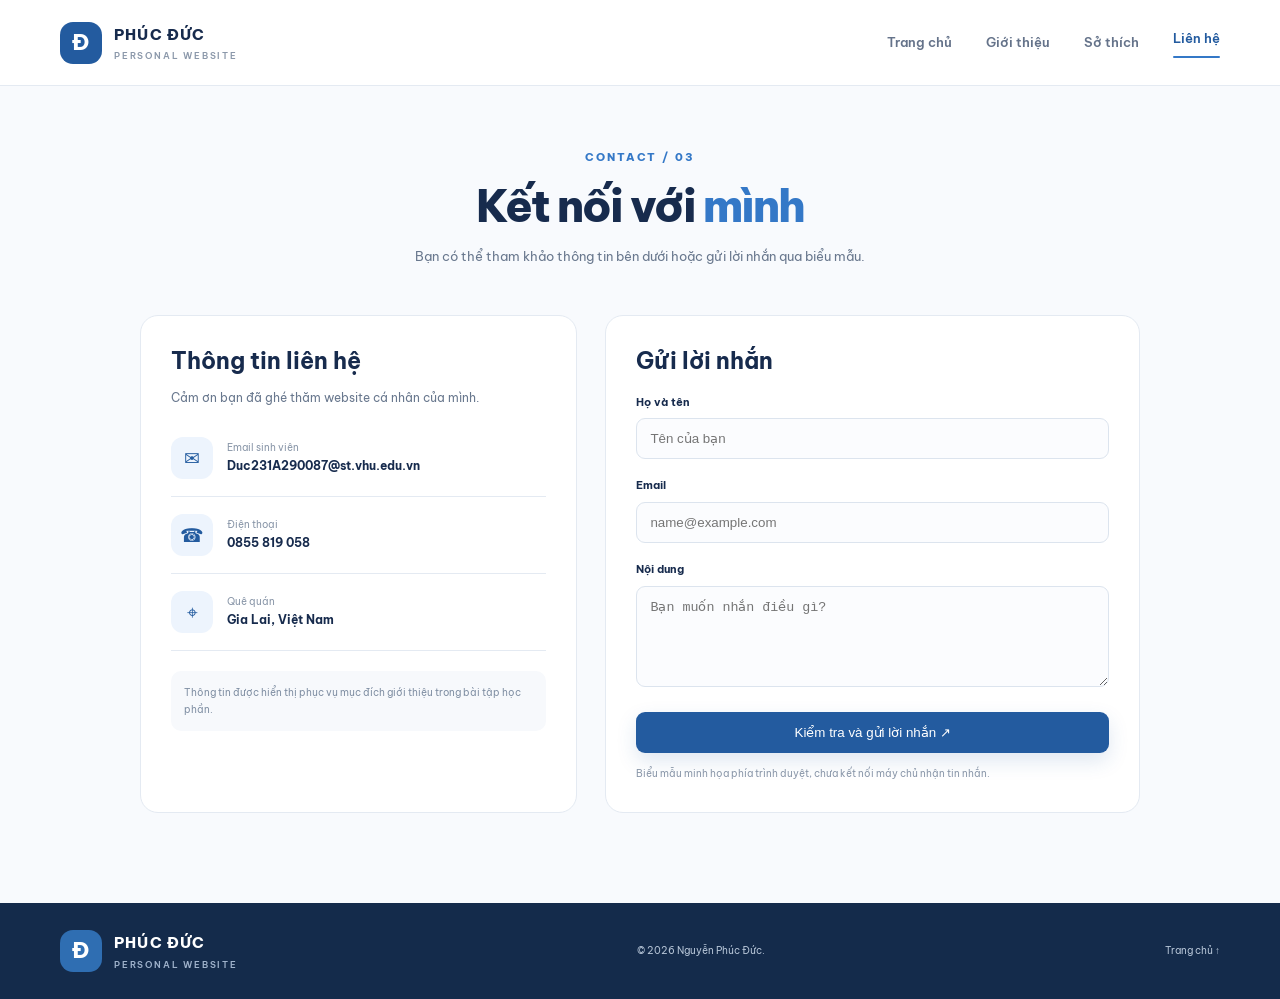
<file: contact.html>
<!doctype html>
<html lang="vi"><head><meta charset="utf-8"><meta name="viewport" content="width=device-width, initial-scale=1"><meta name="description" content="Thông tin liên hệ Nguyễn Phúc Đức."><title>Liên hệ | Nguyễn Phúc Đức</title><link rel="preconnect" href="https://fonts.googleapis.com"><link href="https://fonts.googleapis.com/css2?family=Be+Vietnam+Pro:wght@400;500;600;700;800&display=swap" rel="stylesheet"><link rel="stylesheet" href="css/style.css"><script src="js/script.js" defer></script></head>
<body><header class="site-header"><a class="brand" href="index.html"><span class="brand-mark">Đ</span><span>PHÚC ĐỨC<span class="brand-sub">PERSONAL WEBSITE</span></span></a><button class="menu-toggle" aria-label="Mở menu" aria-expanded="false" aria-controls="main-nav"><span></span><span></span><span></span></button><nav class="main-nav" id="main-nav"><a href="index.html">Trang chủ</a><a href="about.html">Giới thiệu</a><a href="hobbies.html">Sở thích</a><a class="active" href="contact.html">Liên hệ</a></nav></header>
<main class="container page-main"><section class="page-title"><p class="eyebrow">CONTACT / 03</p><h1>Kết nối với <span>mình</span></h1><p class="muted">Bạn có thể tham khảo thông tin bên dưới hoặc gửi lời nhắn qua biểu mẫu.</p></section>
<section class="contact-layout"><div class="contact-info"><h2>Thông tin liên hệ</h2><p class="muted">Cảm ơn bạn đã ghé thăm website cá nhân của mình.</p><a class="contact-item" href="mailto:Duc231A290087@st.vhu.edu.vn"><span class="contact-symbol">✉</span><span><small>Email sinh viên</small><b>Duc231A290087@st.vhu.edu.vn</b></span></a><div class="contact-item"><span class="contact-symbol">☎</span><span><small>Điện thoại</small><b>0855 819 058</b></span></div><div class="contact-item"><span class="contact-symbol">⌖</span><span><small>Quê quán</small><b>Gia Lai, Việt Nam</b></span></div><div class="privacy-note">Thông tin được hiển thị phục vụ mục đích giới thiệu trong bài tập học phần.</div></div>
<form class="contact-form" id="contact-form"><h2>Gửi lời nhắn</h2><label for="sender-name">Họ và tên</label><input id="sender-name" name="name" type="text" placeholder="Tên của bạn" required><label for="sender-email">Email</label><input id="sender-email" name="email" type="email" placeholder="name@example.com" required><label for="sender-message">Nội dung</label><textarea id="sender-message" name="message" rows="5" placeholder="Bạn muốn nhắn điều gì?" required></textarea><button class="btn btn-primary submit-btn" type="submit">Kiểm tra và gửi lời nhắn ↗</button><p class="form-note" id="form-note" role="status" aria-live="polite">Biểu mẫu minh họa phía trình duyệt, chưa kết nối máy chủ nhận tin nhắn.</p></form></section></main>
<footer class="site-footer"><div class="container footer-inner"><a class="brand brand-light" href="index.html"><span class="brand-mark">Đ</span><span>PHÚC ĐỨC<span class="brand-sub">PERSONAL WEBSITE</span></span></a><p>© <span data-year></span> Nguyễn Phúc Đức.</p><a href="index.html" class="back-top">Trang chủ ↑</a></div></footer></body></html>
</file>
<file: css/style.css>
*{box-sizing:border-box} :root{--ink:#172b4d;--blue:#235b9f;--blue2:#3478c7;--pale:#edf4fd;--muted:#69788e;--line:#e4eaf2;--white:#fff;--bg:#f8fafd}html{scroll-behavior:smooth}body{margin:0;background:var(--bg);color:var(--ink);font-family:"Be Vietnam Pro",Arial,sans-serif;line-height:1.7}a{color:inherit;text-decoration:none}.container{width:min(1160px,calc(100% - 48px));margin:auto}.site-header{height:86px;background:rgba(255,255,255,.94);border-bottom:1px solid var(--line);display:flex;align-items:center;justify-content:space-between;padding:0 max(24px,calc((100% - 1160px)/2));position:sticky;top:0;z-index:20;backdrop-filter:blur(12px)}.brand{display:flex;align-items:center;gap:12px;font-weight:800;letter-spacing:.08em;font-size:15px}.brand-mark{width:42px;height:42px;border-radius:13px;background:var(--blue);color:#fff;display:grid;place-items:center;font-size:22px}.brand-sub{display:block;font-size:9px;letter-spacing:.2em;color:#8b98aa;font-weight:600;margin-top:1px}.main-nav{display:flex;align-items:center;gap:34px}.main-nav a{font-size:13px;color:#65738a;font-weight:600;transition:.2s}.main-nav a:hover,.main-nav a.active{color:var(--blue)}.main-nav a.active:after{content:"";display:block;height:2px;background:var(--blue2);margin-top:7px;border-radius:2px}.menu-toggle{display:none;background:none;border:0}.hero{min-height:590px;display:grid;grid-template-columns:1.05fr .95fr;align-items:center;gap:55px;padding-top:50px;padding-bottom:55px}.eyebrow{font-size:11px;font-weight:800;letter-spacing:.18em;color:var(--blue2);margin:0 0 18px}.eyebrow-dot{display:inline-block;width:8px;height:8px;background:#50b59c;border-radius:50%;margin-right:8px}.hero h1,.page-title h1{font-size:clamp(36px,5vw,60px);line-height:1.2;letter-spacing:-.045em;margin:0 0 22px;font-weight:800}.hero h1 span,.page-title h1 span{color:var(--blue2)}.hero-lead{max-width:570px;color:var(--muted);font-size:16px;line-height:1.9}.hero-actions{display:flex;gap:13px;flex-wrap:wrap;margin-top:30px}.btn{border:0;border-radius:9px;padding:13px 20px;display:inline-flex;align-items:center;justify-content:center;gap:14px;font:600 13px inherit;cursor:pointer;transition:.2s}.btn-primary{background:var(--blue);color:#fff;box-shadow:0 8px 20px #235b9f25}.btn-primary:hover{background:#17477f;transform:translateY(-2px)}.btn-ghost{border:1px solid #d8e1ed;color:var(--ink);background:#fff}.hero-meta{margin-top:38px;color:#8a97a9;font-size:11px;letter-spacing:.04em}.hero-meta span{color:#d9a84e;margin-right:8px}.hero-visual{height:440px;position:relative;display:grid;place-items:center}.photo-frame{width:310px;height:370px;border-radius:48% 48% 25px 25px;overflow:hidden;background:#dce8f7;border:9px solid white;box-shadow:0 25px 60px #1a3d6920;z-index:2}.photo-frame img{width:100%;height:100%;object-fit:cover}.orbit{position:absolute;border:1px solid #cbdcf0;border-radius:50%;transform:rotate(-25deg)}.orbit-one{width:440px;height:300px}.orbit-two{width:500px;height:360px;transform:rotate(35deg)}.floating-note{position:absolute;right:0;bottom:42px;z-index:3;background:white;padding:13px 18px;border-radius:13px;display:flex;align-items:center;gap:12px;box-shadow:0 14px 35px #1a3d691c}.note-icon{width:40px;height:40px;border-radius:10px;background:var(--pale);display:grid;place-items:center;font-size:21px}.floating-note b,.floating-note small{display:block}.floating-note b{font-size:11px}.floating-note small{font-size:11px;color:var(--muted)}.intro-strip{background:#fff;border-top:1px solid var(--line);border-bottom:1px solid var(--line)}.strip-grid{display:grid;grid-template-columns:repeat(3,1fr);padding:26px 0;gap:20px}.strip-grid>div{padding-left:22px;border-left:2px solid #d9e6f5}.strip-label{display:block;color:#9aa6b6;font-size:9px;letter-spacing:.15em;font-weight:700}.strip-grid b{font-size:13px}.section-block{padding-top:80px;padding-bottom:90px}.section-heading{display:flex;justify-content:space-between;align-items:end;margin-bottom:28px}.section-heading h2,.about-content h2,.contact-info h2,.contact-form h2{font-size:30px;line-height:1.3;margin:0}.section-heading .eyebrow{margin-bottom:8px}.muted{color:var(--muted)}.section-heading>p{max-width:420px;font-size:13px;margin:0}.feature-grid{display:grid;grid-template-columns:repeat(3,1fr);gap:18px}.feature-card{background:#fff;border:1px solid var(--line);border-radius:16px;padding:27px;min-height:235px;position:relative;transition:.25s}.feature-card:hover{transform:translateY(-5px);box-shadow:0 18px 40px #19385d12;border-color:#c5d8ef}.feature-number{position:absolute;right:24px;top:22px;font-size:11px;color:#aab6c5;font-weight:700}.feature-icon{width:48px;height:48px;border-radius:14px;background:var(--pale);display:grid;place-items:center;font-size:22px;color:var(--blue)}.feature-card h3{font-size:17px;margin:18px 0 8px}.feature-card p{font-size:12px;color:var(--muted);margin:0 0 18px}.card-link{font-size:11px;color:var(--blue);font-weight:700}.site-footer{background:#142b4b;color:#fff;padding:27px 0}.footer-inner{display:flex;align-items:center;justify-content:space-between;gap:20px}.brand-light .brand-mark{background:#2f6eb2}.brand-light .brand-sub{color:#9fb2cb}.footer-inner p,.back-top{font-size:10px;color:#b4c3d5}.back-top:hover{color:#fff}.page-main{padding-top:62px;padding-bottom:90px}.page-title{text-align:center;margin-bottom:48px}.page-title .eyebrow{margin-bottom:12px}.page-title h1{font-size:45px;margin-bottom:12px}.page-title p:last-child{font-size:13px;margin:0}.about-layout{display:grid;grid-template-columns:.8fr 1.2fr;gap:60px;align-items:center;max-width:1000px;margin:auto}.about-photo{background:#e8f0fa;padding:18px;border-radius:22px;position:relative}.about-photo img{width:100%;height:440px;object-fit:cover;border-radius:15px;display:block}.photo-caption{display:block;font-size:9px;letter-spacing:.15em;font-weight:800;color:#6c7e96;padding:15px 3px 2px}.about-content h2{margin-bottom:18px}.about-content>p:not(.eyebrow){font-size:13px;color:var(--muted)}.info-table{margin-top:25px;border-top:1px solid var(--line)}.info-table div{display:flex;justify-content:space-between;gap:15px;padding:11px 0;border-bottom:1px solid var(--line);font-size:12px}.info-table span{color:#8794a6}.info-table b{text-align:right}.goal-box{display:flex;gap:13px;background:var(--pale);padding:15px;border-radius:12px;margin-top:22px}.goal-box>span{font-size:20px;color:var(--blue)}.goal-box p{font-size:11px;color:var(--muted);margin:0}.goal-box b{color:var(--ink)}.hobby-hero{display:grid;grid-template-columns:.9fr 1.1fr;gap:55px;align-items:center;background:#fff;border:1px solid var(--line);border-radius:22px;padding:38px}.hobby-art img{width:100%;max-width:390px;display:block;margin:auto}.tag{font-size:9px;font-weight:800;letter-spacing:.15em;color:var(--blue);background:var(--pale);padding:8px 12px;border-radius:20px}.hobby-copy h2{font-size:34px;margin:20px 0 12px}.hobby-copy p{font-size:13px;color:var(--muted)}.values-grid{display:grid;grid-template-columns:repeat(3,1fr);gap:18px;margin-top:22px}.values-grid article{background:#fff;border:1px solid var(--line);border-radius:15px;padding:24px}.values-grid article>span{font-size:11px;color:var(--blue);font-weight:800}.values-grid h3{font-size:15px;margin:12px 0 6px}.values-grid p{font-size:11px;color:var(--muted);margin:0}.contact-layout{display:grid;grid-template-columns:.9fr 1.1fr;gap:28px;max-width:1000px;margin:auto}.contact-info,.contact-form{background:#fff;border:1px solid var(--line);border-radius:18px;padding:30px}.contact-info h2,.contact-form h2{font-size:23px}.contact-info>.muted{font-size:12px}.contact-item{display:flex;gap:14px;align-items:center;padding:17px 0;border-bottom:1px solid var(--line)}.contact-symbol{width:42px;height:42px;border-radius:12px;background:var(--pale);color:var(--blue);display:grid;place-items:center;font-size:19px}.contact-item small,.contact-item b{display:block}.contact-item small{font-size:10px;color:#8a97a9}.contact-item b{font-size:12px;overflow-wrap:anywhere}.privacy-note{margin-top:20px;background:#f7f9fc;padding:13px;border-radius:10px;color:#8190a4;font-size:10px}.contact-form label{display:block;font-size:11px;font-weight:700;margin:17px 0 7px}.contact-form input,.contact-form textarea{width:100%;border:1px solid #dce4ee;border-radius:9px;padding:12px 13px;font:12px inherit;outline:none;background:#fbfcfe}.contact-form input:focus,.contact-form textarea:focus{border-color:#6e9bce;box-shadow:0 0 0 3px #3478c71a}.contact-form textarea{resize:vertical}.submit-btn{width:100%;margin-top:17px}.form-note{font-size:10px;color:#8b98aa;margin:12px 0 0}.form-note.success{color:#18794e}.form-note.error{color:#b42318}
@media(max-width:800px){.site-header{height:72px;padding:0 22px}.menu-toggle{display:flex;flex-direction:column;gap:5px;padding:10px}.menu-toggle span{width:23px;height:2px;background:var(--ink);display:block}.main-nav{display:none;position:absolute;top:71px;left:0;right:0;background:#fff;border-bottom:1px solid var(--line);padding:15px 24px 22px;flex-direction:column;align-items:flex-start;gap:14px}.main-nav.open{display:flex}.main-nav a.active:after{display:none}.hero{grid-template-columns:1fr;gap:15px;padding-top:55px}.hero-visual{grid-row:1;height:350px}.photo-frame{width:245px;height:300px}.orbit-one{width:340px;height:240px}.orbit-two{width:380px;height:280px}.floating-note{right:8%;bottom:10px}.hero-copy{text-align:center}.hero-lead{margin-left:auto;margin-right:auto}.hero-actions{justify-content:center}.hero-meta{margin-top:25px}.strip-grid{grid-template-columns:1fr;gap:14px}.strip-grid>div{padding:0 0 0 14px}.section-heading{display:block}.section-heading>p{margin-top:12px}.feature-grid,.values-grid{grid-template-columns:1fr}.about-layout,.hobby-hero,.contact-layout{grid-template-columns:1fr;gap:25px}.about-photo{max-width:440px;margin:auto;width:100%}.about-photo img{height:380px}.hobby-hero{padding:22px}.hobby-art img{max-width:270px}.page-title h1{font-size:36px}.footer-inner{flex-wrap:wrap}.footer-inner p{order:3;width:100%;margin:0}.contact-info,.contact-form{padding:23px}}
@media(max-width:420px){.container{width:calc(100% - 32px)}.hero h1{font-size:37px}.hero-visual{height:315px}.photo-frame{width:220px;height:270px}.floating-note{right:0}.page-main{padding-top:45px}.info-table div{font-size:11px}.contact-item b{font-size:11px}}

/* Interactive, richer volleyball value cards */
.values-grid{align-items:stretch}.value-card{display:block;position:relative;min-height:245px;padding:27px;background:linear-gradient(145deg,#fff 0%,#f1f7ff 100%);border:1px solid #dce7f5;border-radius:18px;box-shadow:0 8px 24px rgba(30,76,130,.06);transition:transform .22s,box-shadow .22s,border-color .22s;overflow:hidden}.value-card:before{content:"";position:absolute;width:120px;height:120px;border-radius:50%;right:-42px;top:-48px;background:linear-gradient(135deg,#e4efff,#f8fbff)}.value-card:hover,.value-card:focus-visible{transform:translateY(-6px);border-color:#5d9de8;box-shadow:0 18px 36px rgba(35,91,159,.15);outline:none}.value-number{position:absolute;right:23px;top:20px;font-size:12px;font-weight:800;color:#2865ad;z-index:1}.value-emoji{width:56px;height:56px;display:grid;place-items:center;border-radius:16px;background:linear-gradient(135deg,#e4efff,#fff);font-size:27px;box-shadow:inset 0 0 0 1px #d9e7f8}.value-card h3{font-size:17px;margin:18px 0 8px;color:#17345b}.value-card p{font-size:12px;line-height:1.8;color:#657994;margin:0 0 18px}.value-link{display:flex;justify-content:space-between;align-items:center;color:#2869b5;font-size:11px;font-weight:800;border-top:1px solid #e3ebf6;padding-top:12px}.value-link b{font-size:17px}.volley-details{display:grid;grid-template-columns:repeat(3,1fr);gap:18px;margin-top:22px}.volley-details article{scroll-margin-top:110px;background:#fff;border:1px solid #e0e9f5;border-radius:16px;padding:25px}.volley-details article>span{font-size:9px;letter-spacing:.14em;color:#3478c7;font-weight:800}.volley-details h3{font-size:16px;margin:12px 0 8px}.volley-details p{font-size:12px;line-height:1.9;color:#687b94;margin:0}@media(max-width:800px){.volley-details{grid-template-columns:1fr}.value-card{min-height:0}}
</file>
